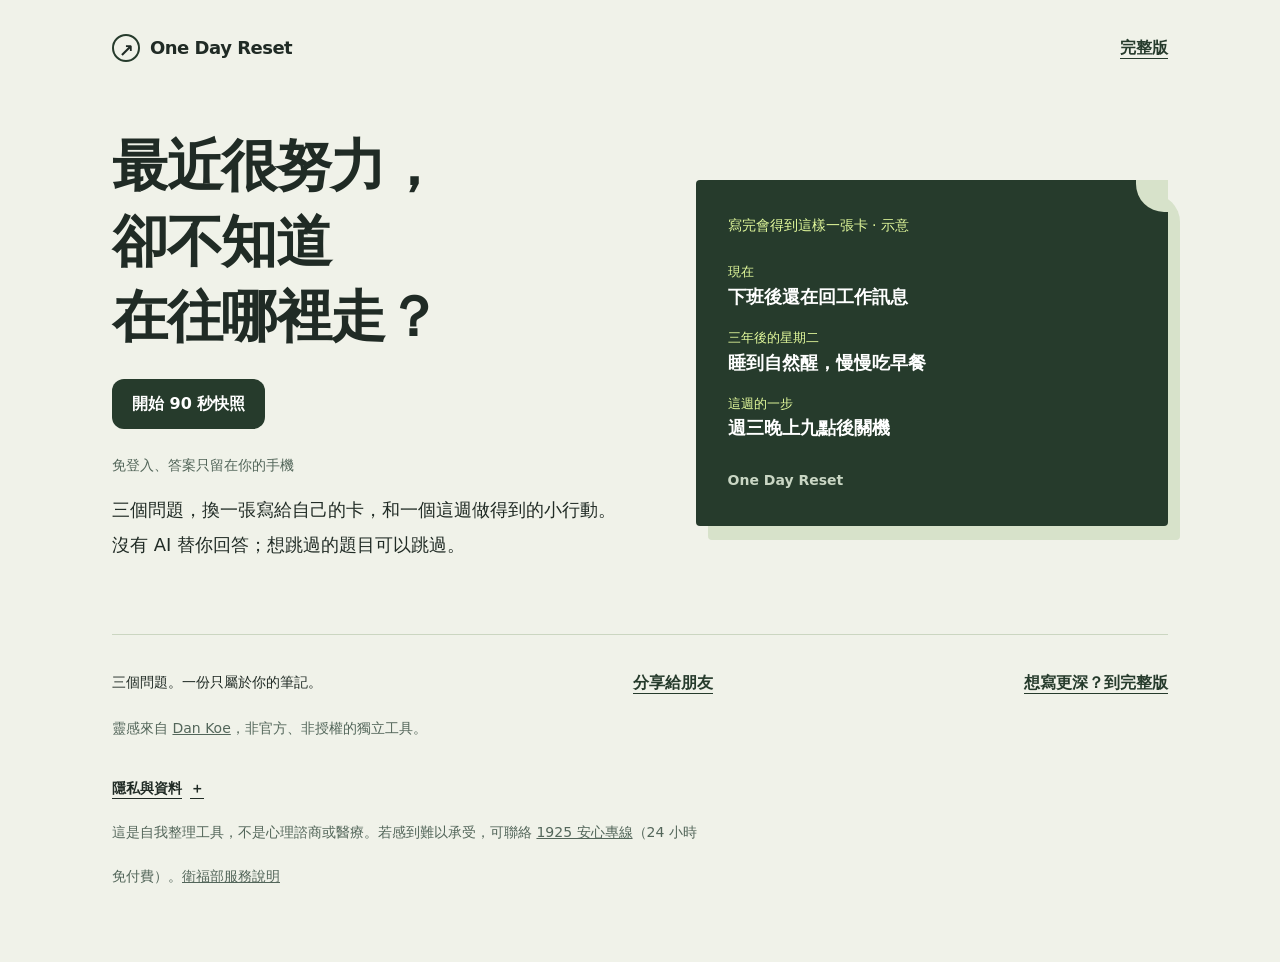
<file: index.html>
<!doctype html>
<html lang="zh-Hant-TW">
<head>
  <meta charset="utf-8" />
  <meta name="viewport" content="width=device-width, initial-scale=1" />
  <meta name="color-scheme" content="light" />
  <meta name="theme-color" content="#f0f2e9" />
  <title>One Day Reset｜90 秒，找回下一步</title>
  <meta name="description" content="最近很努力，卻不知道在往哪裡走？用三個問題，寫下現況、想靠近的生活與這週的小行動。免費、免登入，回答留在你的裝置。" />
  <meta property="og:type" content="website" />
  <meta property="og:locale" content="zh_TW" />
  <meta property="og:title" content="最近很努力，卻不知道在往哪裡走？" />
  <meta property="og:description" content="90 秒人生快照。三個問題，給自己一個重新開始的地方。免費、免登入。" />
  <meta property="og:image" content="https://baabaa-works.github.io/one-day-reset/assets/social-preview.png" />
  <meta property="og:image:width" content="1200" />
  <meta property="og:image:height" content="630" />
  <meta property="og:image:alt" content="One Day Reset：最近很努力，卻不知道在往哪裡走？90 秒人生快照。" />
  <meta name="twitter:card" content="summary_large_image" />
  <link rel="stylesheet" href="assets/growth.css" />
  <link rel="icon" type="image/svg+xml" href="assets/icon.svg" />
  <style>
    :root {
      --ink:#202b25; --ink2:#3c4c42; --muted:#7b8980; --cream:#f0f2e9; --paper:#fffefa;
      --lime:#e3fa9c; --orange:#f08b62; --sky:#dfece9; --line:#e5e8dc;
      --shadow:0 22px 60px rgba(26,42,31,.09); --round:22px;
      --font:system-ui,-apple-system,"Segoe UI","Noto Sans TC","Microsoft JhengHei",sans-serif;
    }
    *{box-sizing:border-box}
    html{scroll-behavior:smooth}
    body{margin:0;background:var(--cream);color:var(--ink);font-family:var(--font);line-height:1.65;-webkit-font-smoothing:antialiased}
    button,input,textarea{font:inherit}
    button{cursor:pointer}
    button:disabled{opacity:.46;cursor:not-allowed}
    button:focus-visible,input:focus-visible,textarea:focus-visible,a:focus-visible{outline:3px solid #e39e64;outline-offset:3px}
    a{color:inherit}
    .app{min-height:100vh;display:grid;grid-template-columns:264px minmax(0,1fr)}
    .sidebar{background:#263b2c;color:#e9f3e9;position:sticky;top:0;height:100vh;padding:33px 22px 24px;display:flex;flex-direction:column;z-index:3}
    .brand{display:flex;align-items:center;gap:10px;font-weight:750;font-size:18px;letter-spacing:-.5px;line-height:1.2;text-decoration:none;min-height:44px}
    .brand-mark{height:28px;width:28px;border-radius:50%;border:2px solid currentColor;display:grid;place-items:center;font-size:16px;font-weight:750;flex:none}
    .sidebar-desc{color:#91ad99;font-size:12px;letter-spacing:.03em;margin:4px 0 30px 38px}
    .side-label{font-size:10px;font-weight:800;letter-spacing:.2em;color:#89a594;margin:0 10px 14px}
    .nav{display:grid;gap:8px}
    .nav-button{border:1px solid transparent;background:transparent;color:#9db4a6;padding:13px 13px;text-align:left;display:flex;align-items:center;gap:13px;border-radius:13px;transition:background .16s,color .16s;width:100%}
    .nav-button:hover{background:#293b30;color:#fff}
    .nav-button.active{background:#f0f2e9;color:#263b2c;font-weight:800}
    .nav-index{min-width:31px;height:31px;border:1px solid currentColor;border-radius:10px;display:grid;place-items:center;font-size:11px;font-weight:800;opacity:.85}
    .nav-button.active .nav-index{border-color:#7c9967}
    .nav-text{display:flex;flex-direction:column;gap:1px}
    .nav-text small{font-size:11px;font-weight:400;opacity:.7}
    .side-bottom{margin-top:auto}
    .side-progress{padding:18px 16px;background:#2c4033;border:1px solid #415848;border-radius:17px;margin-bottom:18px}
    .side-progress strong{font-size:30px;line-height:1;font-weight:780;letter-spacing:-.05em;color:var(--lime)}
    .side-progress span{font-size:12px;color:#bacbbf}
    .progress-line{height:7px;background:#465b4b;border-radius:100px;overflow:hidden;margin:15px 0 8px}
    .progress-fill{height:100%;width:0;background:var(--lime);border-radius:100px;transition:width .25s ease}
    .side-progress small{font-size:11px;color:#bbcfbf}
    .side-source{font-size:11px;line-height:1.65;color:#89a594;padding:0 8px}
    .side-source a{text-decoration:underline;text-underline-offset:3px}
    .main{padding:29px clamp(20px,4.7vw,78px) 90px;min-width:0}
    .main-inner{max-width:1120px;margin:auto}
    .topbar{display:flex;justify-content:space-between;align-items:center;gap:16px;margin-bottom:43px}
    .top-left{display:flex;align-items:center;gap:10px;color:#526354;font-weight:750;font-size:14px;letter-spacing:.12em}
    .top-orbit{width:10px;height:10px;background:#8ab9a2;box-shadow:0 0 0 5px #e7efdf;border-radius:50%}
    .save-pill{border:1px solid #dfe5d9;padding:8px 12px;border-radius:100px;background:#fffefa;color:#687e6f;font-size:12px;font-weight:650;display:flex;align-items:center;gap:8px}
    .save-pill:before{content:"";width:6px;height:6px;background:#65aa7c;border-radius:50%}
    .eyebrow{font-size:11px;letter-spacing:.22em;font-weight:850;color:#6d8d76;text-transform:uppercase;margin:0 0 16px}
    h1{font-weight:800;font-size:clamp(32px,4.4vw,56px);line-height:1.3;letter-spacing:-1.5px;margin:0 0 22px}
    h2{font-weight:820;font-size:clamp(23px,3vw,34px);line-height:1.3;letter-spacing:-.045em;margin:0 0 13px}
    h3{font-size:20px;letter-spacing:-.025em;line-height:1.4;margin:0 0 12px}
    p{margin:0 0 15px}
    .lead{color:#5c6e61;font-size:15px;max-width:750px;line-height:1.9}
    .hero{display:grid;grid-template-columns:minmax(0,1.35fr) minmax(240px,.75fr);gap:20px;margin-bottom:28px}
    .hero-main{background:#fffefa;border:1px solid #e3e9dc;border-radius:26px;padding:clamp(25px,3.6vw,46px);min-height:378px;display:flex;flex-direction:column;align-items:flex-start;position:relative;overflow:hidden}
    .hero-main:after{content:"✳";font-size:260px;position:absolute;right:-40px;bottom:-132px;color:#e2ead8;transform:rotate(-18deg);pointer-events:none}
    .hero-main h1{position:relative;z-index:1;color:#1b3020;max-width:640px}
    .hero-main p{max-width:530px;color:#466047;position:relative;z-index:1}
    .hero-aside{background:#263b2c;color:#e7f3d6;border-radius:26px;padding:28px;display:flex;flex-direction:column;justify-content:space-between;min-height:300px;position:relative;overflow:hidden}
    .hero-aside:after{content:"○";font-size:250px;color:#34583a;position:absolute;right:-48px;bottom:-145px;line-height:1}
    .hero-aside p{color:#bdd0b9;font-size:13px;position:relative;z-index:1}
    .hero-aside big{font-size:clamp(76px,10vw,116px);line-height:1;letter-spacing:-.09em;font-weight:800;position:relative;z-index:1}
    .hero-aside .caption{font-size:11px;color:#bbd0bd;letter-spacing:.12em;font-weight:750;position:relative;z-index:1}
    .btn{border:0;border-radius:12px;padding:12px 19px;font-weight:800;display:inline-flex;align-items:center;justify-content:center;gap:9px;transition:transform .15s ease,background .15s ease;text-decoration:none;white-space:nowrap}
    .btn:hover:not(:disabled){transform:translateY(-1px)}
    .btn-dark{background:#263b2c;color:#f9ffe9}
    .btn-dark:hover{background:#3e5a42}
    .btn-lime{background:var(--lime);color:#1d3525}
    .btn-outline{border:1px solid #d6dfd4;background:#fffefa;color:#344839}
    .btn-outline:hover{background:#f5f8ee}
    .btn-quiet{background:transparent;color:#516657;padding:10px 12px}
    .btn-danger{background:#fbece5;color:#95492f;border:1px solid #e8c9bd}
    .btn-sm{padding:9px 12px;font-size:12px;border-radius:10px}
    .hero-main .btn{margin-top:auto;z-index:1}
    .section-label{font-size:12px;letter-spacing:.1em;font-weight:850;color:#6c836e;margin:37px 0 15px}
    .overview-grid{display:grid;grid-template-columns:repeat(3,minmax(0,1fr));gap:16px}
    .overview-card{background:#fffefa;border:1px solid #e3e9dc;border-radius:18px;padding:23px;display:flex;flex-direction:column;min-height:216px}
    .overview-card .num{font-size:12px;font-weight:850;color:#7c9282;margin-bottom:23px}
    .overview-card h3{margin-bottom:7px}
    .overview-card p{font-size:12px;color:#708276;flex:1;line-height:1.75}
    .overview-card .foot{display:flex;align-items:center;justify-content:space-between;font-size:12px;font-weight:800;color:#4c6656;margin-top:13px}
    .info-strip{background:#fdf9ee;border:1px solid #ede4c7;color:#706448;padding:18px 21px;border-radius:15px;font-size:13px;line-height:1.8;margin-top:23px}
    .page-heading{display:flex;justify-content:space-between;align-items:flex-end;gap:22px;margin-bottom:28px}
    .page-heading .lead{margin:0}
    .counter{min-width:136px;padding:12px 19px;border:1px solid #dbe2d8;background:#fffefa;border-radius:13px;text-align:center}
    .counter strong{font-size:24px;letter-spacing:-.045em;line-height:1.2;display:block}
    .counter span{font-size:11px;color:#78907b;font-weight:700}
    .workspace{display:grid;grid-template-columns:minmax(0,1fr) 250px;gap:19px;align-items:start}
    .question-card{background:var(--paper);border:1px solid #e4e9df;border-radius:23px;box-shadow:var(--shadow);padding:clamp(22px,4vw,43px);min-height:492px;display:flex;flex-direction:column}
    .question-meta{display:flex;align-items:center;gap:8px;flex-wrap:wrap;margin-bottom:25px}
    .tag{padding:5px 10px;border-radius:100px;background:#e6eedf;color:#58705c;font-size:11px;font-weight:800}
    .tag-warm{background:#fae8d9;color:#9c653e}
    .qid{font-size:11px;font-weight:800;letter-spacing:.1em;color:#9aaca0;margin-left:auto}
    .question-card h2{font-size:clamp(25px,3.6vw,38px);max-width:700px;margin-bottom:14px}
    .prompt{font-size:15px;color:#4b5e50;line-height:1.9;margin-bottom:12px}
    .think{border-left:3px solid #c5dbae;background:#f3f8ee;color:#66796a;padding:13px 16px;margin:12px 0 25px;border-radius:0 10px 10px 0;font-size:12px;line-height:1.8}
    .input-label{display:flex;justify-content:space-between;align-items:center;gap:8px;font-size:11px;letter-spacing:.11em;font-weight:850;color:#6b806e;margin-bottom:8px}
    textarea,input[type="text"],input[type="date"],input[type="time"]{border:1px solid #dce4da;background:#fbfcf8;border-radius:12px;color:#2a3b2f}
    textarea{width:100%;resize:vertical;padding:15px 17px;min-height:150px;line-height:1.85;font-size:14px;outline:none}
    textarea:focus,input:focus{border-color:#89b488;background:#fff}
    textarea::placeholder,input::placeholder{color:#9daf9f}
    .question-footer{border-top:1px solid #edf0e9;padding-top:19px;margin-top:auto;display:flex;justify-content:space-between;align-items:center;gap:12px;flex-wrap:wrap}
    .question-tools{display:flex;gap:9px}
    .helper-text{font-size:11px;color:#85978b}
    .question-index{background:#fffefa;border:1px solid #e3e8dd;border-radius:20px;padding:21px}
    .question-index p{color:#718678;font-size:12px;margin:0 0 16px}
    .index-grid{display:grid;grid-template-columns:repeat(4,1fr);gap:8px}
    .index-btn{height:40px;border:1px solid #e1e8dc;background:#f6f8f2;border-radius:10px;color:#789081;font-size:12px;font-weight:800}
    .index-btn:hover{background:#eef6dd}
    .index-btn.active{background:#223b2b;color:#e8f8cc;border-color:#223b2b}
    .index-btn.done{background:#e0f4d4;color:#4a744e;border-color:#b7ddb4}
    .index-btn.active.done{background:#223b2b;color:#e8f8cc}
    .aside-note{font-size:11px;color:#90a093;margin-top:18px;line-height:1.8}
    .page-mini{font-size:11px;font-weight:800;letter-spacing:.1em;color:#8b9c8f;margin:0 0 7px}
    .time-grid{display:grid;grid-template-columns:repeat(2,minmax(0,1fr));gap:16px}
    .time-card{border:1px solid #e2e8dc;border-radius:19px;background:#fffefa;padding:23px;display:flex;flex-direction:column;gap:13px;transition:border .15s ease}
    .time-card.done{border-color:#9ccea1;background:#fbfdf7}
    .time-card-top{display:flex;justify-content:space-between;align-items:center;gap:12px}
    .time-input{padding:7px 10px;font-size:12px;font-weight:750;width:110px}
    .time-card h3{font-size:17px;margin:0}
    .time-card p{font-size:12px;color:#7b8c7e;margin:0}
    .time-card textarea{min-height:84px;font-size:13px}
    .checkbox-line{display:inline-flex;align-items:center;gap:10px;font-size:12px;font-weight:780;color:#49654f;cursor:pointer}
    input[type="checkbox"]{accent-color:#638e64;width:17px;height:17px;cursor:pointer;flex:none}
    .schedule-toolbar{display:flex;align-items:center;gap:13px;flex-wrap:wrap;background:#e6f0d5;border:1px solid #d0dec1;padding:17px 20px;border-radius:14px;margin:0 0 22px}
    .schedule-toolbar span{font-weight:800;font-size:12px;color:#58715b}
    .schedule-toolbar input{padding:8px 11px;font-size:13px}
    .schedule-toolbar .btn{margin-left:auto}
    .expand-box{margin-top:22px;border:1px solid #dfe7dd;background:#fffefa;border-radius:16px;padding:17px 22px}
    .expand-box summary{font-weight:800;cursor:pointer}
    .bonus-grid{display:grid;gap:16px;margin-top:19px}
    .bonus-item label{display:block;font-size:13px;font-weight:750;margin-bottom:7px}
    .bonus-item textarea{min-height:90px}
    .quest-editor{display:grid;gap:13px;margin:5px 0 25px}
    .quest-edit-row{display:grid;grid-template-columns:42px minmax(0,1fr) 115px;gap:11px;align-items:center}
    .quest-edit-row b{display:grid;place-items:center;background:#eaf1df;border-radius:10px;height:42px;font-size:12px;color:#69816b}
    .quest-edit-row input{width:100%;min-width:0;padding:12px 11px;height:44px;font-size:13px}
    .quest-footnote{color:#849487;font-size:12px;margin:0 0 22px}
    .plan-heading{display:flex;justify-content:space-between;align-items:center;gap:12px;margin-bottom:18px}
    .plan-grid{display:grid;grid-template-columns:repeat(2,minmax(0,1fr));gap:16px}
    .plan-card{background:#fffefa;border:1px solid #e3e9df;border-radius:19px;padding:24px;min-height:176px;position:relative;overflow:hidden}
    .plan-card:nth-child(1){background:#fff2ea;border-color:#f1dccb}
    .plan-card:nth-child(2){background:#e4efd9;border-color:#d2e4cb}
    .plan-card .plan-sub{font-size:11px;font-weight:850;letter-spacing:.13em;color:#728273;margin-bottom:14px}
    .plan-card .plan-value{font-size:17px;line-height:1.75;font-weight:650;white-space:pre-wrap;overflow-wrap:anywhere}
    .plan-card .missing{font-size:13px;color:#98a59a;font-weight:500}
    .plan-card a{font-size:11px;color:#69866b;margin-top:16px;display:inline-block;text-decoration:underline;cursor:pointer}
    .constraint-card{grid-column:span 2;background:#fffefa;padding:25px;border:1px solid #e4e9df;border-radius:19px}
    .constraint-card textarea{min-height:96px}
    .tomorrow-card{margin-top:20px;background:#24392d;color:#eff8e7;padding:29px;border-radius:23px}
    .tomorrow-card h2{color:#f1fbdf}
    .tomorrow-card p{color:#aac5ac;font-size:13px}
    .tomorrow-quests{display:grid;gap:9px;margin-top:20px}
    .tomorrow-quest{display:flex;align-items:center;gap:12px;background:#334b3a;border:1px solid #476148;padding:14px 16px;border-radius:12px;cursor:pointer}
    .tomorrow-quest:has(input:checked){opacity:.6}
    .tomorrow-quest strong{font-size:12px;color:#e1fbb0;min-width:45px}
    .tomorrow-quest span{font-size:14px;flex:1;overflow-wrap:anywhere}
    .tomorrow-quest input{accent-color:#c2e59d}
    .tomorrow-empty{color:#bbd0bc;border:1px dashed #59715d;border-radius:10px;padding:16px;font-size:13px}
    .report-tools{margin-top:27px;display:flex;gap:10px;align-items:center;flex-wrap:wrap}
    .report-tools .danger-last{margin-left:auto}
    .footer-msg{font-size:12px;color:#8c9b8d;margin-top:18px;line-height:1.85}
    .identity-strip{display:grid;grid-template-columns:repeat(2,minmax(0,1fr));gap:15px;margin-bottom:20px}
    .identity-item{padding:18px;border-radius:14px;border:1px solid #e1e7d9;background:#fdfef9}
    .identity-item small{color:#748776;letter-spacing:.1em;font-size:11px;font-weight:850}
    .identity-item p{font-size:14px;margin:8px 0 0;white-space:pre-wrap;overflow-wrap:anywhere}
    .meter{display:flex;gap:7px;margin-bottom:27px}
    .meter span{height:5px;flex:1;border-radius:20px;background:#e0e7dc}
    .meter span.active{background:#88b47e}
    #printSheet{display:none}
    .sr-only{position:absolute;width:1px;height:1px;padding:0;margin:-1px;overflow:hidden;clip:rect(0,0,0,0);white-space:nowrap;border:0}
    @media(max-width:1080px){.app{grid-template-columns:215px minmax(0,1fr)}.sidebar{padding-inline:14px}.main{padding-inline:27px}.workspace{grid-template-columns:minmax(0,1fr) 192px}.index-grid{grid-template-columns:repeat(3,1fr)}.hero{grid-template-columns:1.45fr .75fr}}
    @media(max-width:770px){.app{display:block}.sidebar{height:auto;position:relative;padding:12px 16px 8px;background:#f0f2e9;color:#263b2c;border-bottom:1px solid #cbd6c1}.brand{font-size:16px}.nav-button{color:#53665a}.nav-button:hover{background:#e2ead8;color:#263b2c}.nav-button.active{background:#263b2c;color:#fff}.sidebar-desc,.side-label,.side-bottom{display:none}.nav{display:flex;overflow-x:auto;gap:5px;margin-top:12px;padding-bottom:4px;scrollbar-width:none}.nav::-webkit-scrollbar{display:none}.nav-button{min-width:max-content;padding:7px 12px;gap:7px}.nav-index{min-width:23px;height:23px;font-size:10px;border-radius:7px}.nav-text{font-size:12px}.nav-text small{display:none}.main{padding:22px 18px 65px}.topbar{margin-bottom:25px}.hero{grid-template-columns:1fr}.hero-main{min-height:340px}.hero-aside{min-height:165px}.hero-aside big{font-size:68px}.overview-grid{grid-template-columns:1fr}.overview-card{min-height:155px}.overview-card .num{margin-bottom:8px}.workspace{grid-template-columns:1fr}.question-index{order:-1}.index-grid{grid-template-columns:repeat(7,1fr)}.question-index .aside-note{display:none}.question-index p{margin-bottom:8px}.time-grid,.plan-grid,.identity-strip{grid-template-columns:1fr}.constraint-card{grid-column:auto}.question-card{min-height:470px}.page-heading{align-items:flex-start}.page-heading .counter{min-width:90px;padding:11px}.report-tools .danger-last{margin-left:0}.schedule-toolbar .btn{margin-left:0}.quest-edit-row{grid-template-columns:32px minmax(0,1fr) 90px;gap:8px}.quest-edit-row b{height:40px}.top-left{font-size:10px}.save-pill{font-size:10px}}
    @media(max-width:390px){.index-grid{grid-template-columns:repeat(5,1fr)}.page-heading{flex-direction:column}.question-tools{width:100%;justify-content:space-between}.question-footer{align-items:flex-start}.question-card{padding:21px}.hero-main{padding:23px}.hero-main h1{font-size:32px}}
    @media(prefers-reduced-motion:reduce){html{scroll-behavior:auto}*,*:before,*:after{transition:none!important;animation:none!important}}
    @media print{
      @page{size:A4;margin:18mm}
      body{background:white;color:#111;font:12pt/1.6 serif}
      #app{display:none!important}
      #printSheet{display:block!important}
      #printSheet h1{font-size:23pt;letter-spacing:0;margin-bottom:8pt}
      #printSheet h2{font-size:15pt;margin:20pt 0 8pt;border-bottom:1px solid #bbb;page-break-after:avoid}
      #printSheet h3{font-size:11pt;margin:12pt 0 5pt;page-break-after:avoid}
      #printSheet p{font-size:10pt;white-space:pre-wrap;overflow-wrap:anywhere;margin:0 0 8pt}
      #printSheet .print-meta{font-size:9pt;color:#777}
      #printSheet .print-item{break-inside:avoid;margin-bottom:9pt}
    }
  </style>
</head>
<body>
<section id="growth" aria-label="人生快照" hidden></section>
<div class="app" id="app">
  <aside class="sidebar" aria-label="主要導覽">
    <div>
      <a class="brand" href="#overview" data-view="overview"><span class="brand-mark" aria-hidden="true">↗</span><span>One Day Reset</span></a>
      <div class="sidebar-desc">完整版 · 一天練習</div>
      <p class="side-label">你的整理路徑</p>
      <nav class="nav" id="nav"></nav>
    </div>
    <div class="side-bottom">
      <div class="side-progress" aria-live="polite">
        <div><strong id="sidePercent">0%</strong> <span>已留下筆記</span></div>
        <div class="progress-line" aria-hidden="true"><div id="sideProgressFill" class="progress-fill"></div></div>
        <small id="sideProgressLabel">0 / 28 個核心節點</small>
      </div>
      <div class="side-source">靈感來自 Dan Koe，非官方、非授權的獨立工具。<br/><a href="https://letters.thedankoe.com/p/how-to-fix-your-entire-life-in-1" target="_blank" rel="noopener noreferrer">閱讀作者完整原文 ↗</a></div>
    </div>
  </aside>
  <main class="main" id="main" tabindex="-1">
    <div class="main-inner">
      <div class="topbar"><div class="top-left"><span class="top-orbit"></span> 完整版 <span id="topStage"></span></div><div class="save-pill" id="saveStatus">僅儲存在這台裝置</div></div>
      <div id="content" aria-live="polite"></div>
    </div>
  </main>
</div>
<input id="importFile" class="sr-only" type="file" accept="application/json,.json" aria-label="匯入先前備份的 JSON 檔案" />
<article id="printSheet" aria-label="列印摘要"></article>
<script>
(() => {
'use strict';
const KEY = 'one-day-reset-tw-v1';
const ORIGINAL_URL = 'https://letters.thedankoe.com/p/how-to-fix-your-entire-life-in-1';
const morning = [
  {id:'m1',n:1,group:'看清現況',title:'那些被你習慣的微小不滿',question:"生活裡哪個反覆出現的情境，讓你默默花掉很多力氣？",hint:'從生活、工作、健康、人際關係挑一個最真實的切入點。先描述現象，不急著解決。',placeholder:'我一直以來都在忍受……'},
  {id:'m2',n:2,group:'看清現況',title:'你重複抱怨的三件事',question:"挑幾件常被你提起、但日常安排還沒有跟著調整的事。最近一次發生了什麼？",hint:'寫下具體事件或情境，避免只寫「很累」「沒時間」等空泛詞彙。',placeholder:'① ……\n② ……\n③ ……'},
  {id:'m3',n:3,group:'看清現況',title:'行動比說法更誠實',question:"回看最近一週的時間分配：哪件事得到最多空間？這和你在乎的事相合嗎？",hint:'比較「我聲稱想要的」和「我實際花時間做的」。這是一個假設，不必當作對自己的判決。',placeholder:'我說我重視……，但實際行為像是在追求……'},
  {id:'m4',n:4,group:'看清現況',title:'你不太願意承認的現實',question:"如果這份筆記只需要對自己誠實，你想先記下哪個目前的事實？",hint:'可以只描述你自己知道的部分。這份筆記完全不需給任何人看。',placeholder:'如果不再修飾，我會承認……'},
  {id:'m5',n:5,group:'建立反願景',title:'五年後：沒有改變的週二',question:"把現在的日常一直往前延伸。哪些畫面讓你想為自己留一條不同的路？",hint:'描寫早上醒來、身體感受、身邊的人、白天做的事，以及晚上睡前的心情。不要只寫抽象結果。',placeholder:'早上醒來，我在……\n白天我……\n晚上我感覺……'},
  {id:'m6',n:6,group:'建立反願景',title:'十年後：那些關閉的選項',question:"日常安排如果一直不變，有哪些你在意的選擇可能慢慢被擠掉？",hint:'寫具體損失，而不是誇張的恐嚇情節。',placeholder:'十年後，我最可能錯過的是……'},
  {id:'m7',n:7,group:'建立反願景',title:'回望一生，最可惜的空白',question:"想想還沒有試過、卻一直放在心上的事。你願意替其中哪一件留個位置？",hint:'不必否定安穩生活，只需要辨認你自己真的在乎的未竟之事。',placeholder:'我一直沒有讓自己去……'},
  {id:'m8',n:8,group:'建立反願景',title:'在現實中看見那條軌跡',question:"你觀察過哪些生活安排的長期影響？其中有什麼值得提醒自己？",hint:'可以是認識的人，也可以寫一個觀察到的生活樣貌；不需要評斷對方。',placeholder:'我想到的是……，這讓我感覺……'},
  {id:'m9',n:9,group:'建立反願景',title:'你得放下哪個自我標籤',question:"你常用哪句話解釋「自己做不到」？這句自我描述還適合現在的你嗎？",hint:'例如「我向來不擅長……」。試著探索這個標籤帶給你的便利與限制。',placeholder:'我常對自己說「我是……的人」；放下它代表……'},
  {id:'m10',n:10,group:'建立反願景',title:'不那麼好聽的拖延理由',question:"要開始調整，你目前缺的是休息、資源、支持，還是另一種安排？先寫下你知道的阻礙。",hint:'不用羞辱自己。害怕、疲倦、資源不足也可能真實存在；盡量把推測與事實分開。',placeholder:'我猜自己可能在害怕……，也有現實限制……'},
  {id:'m11',n:11,group:'建立反願景',title:'迴避行為在保護什麼',question:"一個熟悉的做法，常會帶來短暫安心。你的哪個做法如此？你想調整哪個取捨？",hint:'例如保護自己不受批評、避免被拒絕或保住熟悉感；不一定只有心理因素。',placeholder:'這個模式可能在保護……，但它也讓我失去……'},
  {id:'m13',n:13,group:'描繪願景',title:'三年後：你想過的普通週二',question:"把三年後一個平日的場景留下來：周圍是什麼、你正在做什麼、心裡感覺如何？",hint:'和第 5 題一樣具體：醒來在哪裡、跟誰相處、如何安排工作、身體狀態與晚上的心情。',placeholder:'三年後的早晨……\n白天……\n晚上……'},
  {id:'m14',n:14,group:'描繪願景',title:'替未來的自己定義一個身份',question:"在那個日常裡，你會反覆做出什麼選擇？把它放進「我是會＿＿的人」。",hint:'用「我是會……的人」造句，盡量指向可觀察的行動，而非空泛形容詞。',placeholder:'我是會……的人。'},
  {id:'m15',n:15,group:'描繪願景',title:'這一週，先做哪一步',question:"這一週，哪件小事值得你在行事曆裡留出一小段時間？",hint:'小到一週之內真的能完成，不需要是一個驚天動地的決定。',placeholder:'本週我願意完成……'}
];
const checkpoints = [
  {id:'d1',time:'10:17',title:'停下手邊的慣性',question:"此刻的注意力落在哪裡？有沒有一件事值得我轉過頭看一眼？"},
  {id:'d2',time:'12:43',title:'回顧過去兩小時',question:"回看剛才的一段時間，我把空間留給了哪些事情？"},
  {id:'d3',time:'14:26',title:'校準你的方向',question:"剛做的小選擇若慢慢累積，我希望它帶我走向哪裡？"},
  {id:'d4',time:'16:11',title:'找出被忽視的大事',question:"今天有哪件在意的事，還可以替它騰出一點空間？"},
  {id:'d5',time:'18:38',title:'分辨想要與保護',question:"我正在維持哪個熟悉的安排？它現在還照顧得到我的需要嗎？"},
  {id:'d6',time:'20:53',title:'找回有感覺的時刻',question:"今天精神在哪些情境升起或落下？我想記住哪個線索？"}
];
const bonus = [
  {id:'b1',title:'如果不需要維持別人眼中的那個我，生活會如何不同？'},
  {id:'b2',title:'哪些地方，我正拿活力與可能性換取安全感？'},
  {id:'b3',title:'明天最小、最可行的改變版本是什麼？'}
];
const evening = [
  {id:'e16',n:16,group:'找出核心阻力',title:'今天最深的發現',question:"把今天的筆記放在一起：你對卡住的情境，多看見了哪個線索？",hint:'列出一個最有根據的發現；如果還不確定，也可以記下待驗證的猜想。',placeholder:'我原本以為……，現在我發現可能是……'},
  {id:'e17',n:17,group:'找出核心阻力',title:'幫內在阻力取名字',question:"選一個可以調整的習慣或想法，用自己的詞替它做個記號。",hint:'不要把問題全部歸因於他人，但也不必否認真實存在的外在限制。',placeholder:'我需要辨認的模式是……'},
  {id:'e18',n:18,group:'萃取方向',title:'一句話：我的反願景',question:"留下一句方向提醒：有哪些日常畫面，我不想再一直重複？",hint:'它是方向提示，不是用來責罵自己。',placeholder:'我不願再讓人生變成……'},
  {id:'e19',n:19,group:'萃取方向',title:'一句話：我的願景',question:"留下一句方向提醒：什麼樣的日常，值得我慢慢靠近？",hint:'先有可行的初版就好，日後可以隨經驗修改。',placeholder:'我要建立一種能夠……的生活。'},
  {id:'e20',n:20,group:'縮小到行動',title:'一年後，什麼證明你變了',question:"過一年回頭看時，你希望看見哪個具體變化？",hint:'只選一個核心指標，不要同時列下十個互相競爭的目標。',placeholder:'一年後，我希望已經……'},
  {id:'e21',n:21,group:'縮小到行動',title:'接下來一個月的里程碑',question:"接下來四週，你想完成哪個小成果，好讓那個變化開始有形狀？",hint:'最好是一個可驗收的專案、能力或成果，而不是「更努力」。',placeholder:'未來 30 天，我會完成……'},
  {id:'e22',n:22,group:'縮小到行動',title:'明天的 2–3 個行動任務',question:"明天有哪些小時段，適合放入一兩件朝向新方向的事？",hint:'避免寫成「改掉拖延」，試著寫「09:00–09:30 完成第一版草稿」之類可開始的動作。',placeholder:''}
];
const navItems = [
  {id:'overview',n:'◎',title:'旅程總覽',small:'開始這一天'},
  {id:'morning',n:'01',title:'早晨：自我盤點',small:'反願景與願景'},
  {id:'day',n:'02',title:'白天：中斷慣性',small:'六個自我檢查'},
  {id:'evening',n:'03',title:'夜晚：整理方向',small:'把洞察變成行動'},
  {id:'plan',n:'04',title:'人生任務面板',small:'任務與備份'}
];
const el = id=>document.getElementById(id);
const today = ()=>{const d=new Date();return [d.getFullYear(),String(d.getMonth()+1).padStart(2,'0'),String(d.getDate()).padStart(2,'0')].join('-')};
const defaults = ()=>({date:today(),view:'overview',mi:0,ei:0,morning:{},evening:{},dayNotes:{},dayDone:{},times:{},bonus:{},constraints:'',quests:[{text:'',time:'09:00',done:false},{text:'',time:'14:00',done:false},{text:'',time:'19:00',done:false}]});
const cleanText = v=>typeof v==='string'?v.slice(0,15000):'';
function normalize(x){
  const d=defaults(); if(!x||typeof x!=='object')return d;
  if(typeof x.date==='string'&&/^\d{4}-\d\d-\d\d$/.test(x.date))d.date=x.date;
  if(navItems.some(v=>v.id===x.view))d.view=x.view;
  d.mi=Number.isInteger(x.mi)?Math.min(morning.length-1,Math.max(0,x.mi)):0;
  d.ei=Number.isInteger(x.ei)?Math.min(evening.length-1,Math.max(0,x.ei)):0;
  for(const k of ['morning','evening','dayNotes','bonus']){
    if(x[k]&&typeof x[k]==='object'){ for(const [a,b] of Object.entries(x[k]))if(/^[a-z]\d+$/.test(a))d[k][a]=cleanText(b); }
  }
  if(x.dayDone&&typeof x.dayDone==='object'){for(const o of checkpoints)d.dayDone[o.id]=x.dayDone[o.id]===true;}
  if(x.times&&typeof x.times==='object'){for(const o of checkpoints)if(/^\d\d:\d\d$/.test(x.times[o.id]||''))d.times[o.id]=x.times[o.id];}
  d.constraints=cleanText(x.constraints);
  if(Array.isArray(x.quests))d.quests=d.quests.map((q,i)=>({text:cleanText(x.quests[i]?.text||''),time:/^\d\d:\d\d$/.test(x.quests[i]?.time||'')?x.quests[i].time:q.time,done:x.quests[i]?.done===true}));
  return d;
}
let state;
try{state=normalize(JSON.parse(localStorage.getItem(KEY)||'null'))}catch{state=defaults()}
let canStore=true;
function save(){try{localStorage.setItem(KEY,JSON.stringify(state));canStore=true}catch{canStore=false}updateProgress();}
function esc(s){return String(s??'').replace(/[&<>"']/g,c=>({'&':'&amp;','<':'&lt;','>':'&gt;','"':'&quot;',"'":'&#39;'}[c]))}
function isFilled(v){return typeof v==='string'&&v.trim().length>0}
function stats(){
  const m=morning.filter(q=>isFilled(state.morning[q.id])).length;
  const d=checkpoints.filter(q=>state.dayDone[q.id]===true).length;
  const e=evening.slice(0,-1).filter(q=>isFilled(state.evening[q.id])).length;
  const quests=state.quests.filter(q=>isFilled(q.text)).length;
  const action=quests>=2?1:0;
  const c=isFilled(state.constraints)?1:0;
  return {m,d,e,action,c,total:m+d+e+action+c,max:28,percent:Math.round((m+d+e+action+c)/28*100),quests};
}
function updateProgress(){
  const s=stats();
  el('sidePercent').textContent=s.percent+'%';el('sideProgressFill').style.width=s.percent+'%';
  el('sideProgressLabel').textContent=s.total+' / '+s.max+' 個核心節點';
  el('saveStatus').textContent=canStore?'已在本機自動儲存':'此瀏覽器無法儲存，請匯出備份';
  renderNav();
  const counter=el('currentCounter'); if(counter){const cur=state.view==='morning'?s.m:state.view==='day'?s.d:state.view==='evening'?s.e+s.action:s.total;const max=state.view==='morning'?14:state.view==='day'?6:state.view==='evening'?7:28;counter.querySelector('strong').textContent=cur+' / '+max;}
  const idx=el('questionIndex');if(idx&&['morning','evening'].includes(state.view)){const qset=state.view==='morning'?morning:evening;const buttons=idx.querySelectorAll('[data-question-number]');if(buttons.length===qset.length){buttons.forEach(btn=>{const i=Number(btn.dataset.questionNumber),q=qset[i];if(!q)return;const filled=q.id==='e22'?stats().quests>=2:isFilled((state.view==='morning'?state.morning:state.evening)[q.id]);btn.classList.toggle('done',filled)})}}
}
function renderNav(){const s=stats();const badge={morning:`${s.m}/14`,day:`${s.d}/6`,evening:`${s.e+s.action}/7`,plan:`${s.percent}%`};el('nav').innerHTML=navItems.map(v=>`<button type="button" class="nav-button ${v.id===state.view?'active':''}" data-view="${v.id}" aria-current="${v.id===state.view?'page':'false'}"><span class="nav-index">${v.n}</span><span class="nav-text">${esc(v.title)}<small>${esc(badge[v.id]||v.small)}</small></span></button>`).join('')}
function headings(kind){const s=stats();if(kind==='morning')return `<header class="page-heading"><div><p class="eyebrow">早上 · 建議 15–30 分鐘起步</p><h1>先看清自己。<br/>再選擇方向。</h1><p class="lead">你將先寫下正在忍受的現況，描繪不願抵達的未來，最後勾勒真正想過的生活。不知道答案時可以先略過，稍後回來。</p></div><div class="counter" id="currentCounter"><strong>${s.m} / 14</strong><span>題已有回答</span></div></header>`;
if(kind==='day')return `<header class="page-heading"><div><p class="eyebrow">白天 · 六次，每次約 1–3 分鐘</p><h1>打斷自動駕駛，<br/>觀察真正的選擇。</h1><p class="lead">把提醒排進今天，並在提醒出現時停下來思考 1–3 分鐘。記錄文字可選；每做完一次，勾選「已完成這次觀察」。</p></div><div class="counter" id="currentCounter"><strong>${s.d} / 6</strong><span>次觀察完成</span></div></header>`;
return `<header class="page-heading"><div><p class="eyebrow">晚上 · 約 15–20 分鐘，整理方向</p><h1>帶著今天的發現，<br/>寫出明天的行動。</h1><p class="lead">不追求完美的人生宣言。先提煉方向，再從一年、一個月一路縮小到明天的 2–3 個具體動作。</p></div><div class="counter" id="currentCounter"><strong>${s.e+s.action} / 7</strong><span>題已有回答</span></div></header>`;
}
function overview(){const s=stats();return `<section class="hero"><div class="hero-main"><p class="eyebrow" style="color:#577b4a">完整版 · 分三段，可以分好幾天寫</p><h1>想寫更深的時候，<br/>一次一題就好。</h1><p>這裡把快照的三個問題展開：先看清現況，再看想去的地方，最後縮小到明天的一步。寫不下去就停，寫過的會留在這台裝置。它不是「一天治好人生」的保證。</p><button class="btn btn-dark" type="button" data-view="morning">${s.m?'繼續早晨的題目':'從第一題開始'} <span aria-hidden="true">↗</span></button></div><div class="hero-aside"><div><p class="caption">已留下的筆記</p><big>${s.percent}%</big></div><div style="position:relative;z-index:1"><p style="font-size:18px;color:#f3fbe8;font-weight:800">不需要一次寫完。</p><p>寫得真實，比快速通關更重要。每次輸入都會存於此瀏覽器。</p></div></div></section><div class="section-label">三個階段，可分開進行</div><div class="overview-grid"><article class="overview-card"><div class="num">早上 · 約 15–30 分鐘</div><h3>看清現況與未來</h3><p>14 個引導提問，建立反願景、理想願景與新的行動身份。</p><div class="foot"><span>${s.m} / 14 已回答</span><button class="btn btn-quiet btn-sm" data-view="morning">前往 →</button></div></article><article class="overview-card"><div class="num">白天 · 每次約 1–3 分鐘</div><h3>六次自我檢查</h3><p>用六個分散的可調整時段，觀察當下行為、迴避、取捨與注意力。</p><div class="foot"><span>${s.d} / 6 已完成</span><button class="btn btn-quiet btn-sm" data-view="day">前往 →</button></div></article><article class="overview-card"><div class="num">晚上 · 約 15–20 分鐘</div><h3>整合洞察與任務</h3><p>7 個收斂題目，建構一年、一個月與明天的可執行計畫。</p><div class="foot"><span>${s.e+s.action} / 7 已回答</span><button class="btn btn-quiet btn-sm" data-view="evening">前往 →</button></div></article></div><div class="info-strip"><strong>如何使用：</strong> 建議用整天分三段完成；你可以跳題、修改答案，也可直接先看任務面板。作者特別強調「問題要自己思考」，因此這個工具不會自動生成你的個人答案。部分題目可能讓人不舒服，可以暫停或略過；它不是心理治療或成功保證。</div><div class="report-tools"><button class="btn btn-outline btn-sm" data-view="plan">查看任務面板 →</button><button class="btn btn-outline btn-sm" data-action="export-json">匯出資料備份</button><a class="btn btn-quiet btn-sm" href="${ORIGINAL_URL}" target="_blank" rel="noopener noreferrer">作者原文 ↗</a></div>`}
function focused(kind){const questions=kind==='morning'?morning:evening;const i=kind==='morning'?state.mi:state.ei;const q=questions[i];const answers=kind==='morning'?state.morning:state.evening;const field=q.id==='e22'?`<div class="quest-editor">${state.quests.map((t,j)=>`<div class="quest-edit-row"><b>${j+1}</b><label class="sr-only" for="quest${j}">明天任務 ${j+1}</label><input id="quest${j}" type="text" data-quest="${j}" maxlength="400" value="${esc(t.text)}" placeholder="${j===2?'第三個任務（選填）':'要做的具體動作'}"/><label class="sr-only" for="questTime${j}">任務 ${j+1} 的開始時間</label><input id="questTime${j}" type="time" data-quest-time="${j}" value="${esc(t.time)}"/></div>`).join('')}</div><p class="quest-footnote">行動可自由略過。原有進度以兩個行動算一個節點；只寫一件也值得留下。</p>`:`<label class="input-label" for="focusedAnswer"><span>你的真實回答</span><span>可隨時修改，直接自動儲存</span></label><textarea id="focusedAnswer" data-answer="${q.id}" maxlength="15000" placeholder="${esc(q.placeholder)}">${esc(answers[q.id]||'')}</textarea>`;
return `${headings(kind)}<div class="meter" aria-hidden="true">${questions.map((_,j)=>`<span class="${j<=i?'active':''}"></span>`).join('')}</div><div class="workspace"><section class="question-card"><div class="question-meta"><span class="tag ${q.group==='建立反願景'?'tag-warm':''}">${esc(q.group)}</span><span class="qid">第 ${i+1} / ${questions.length} 題</span></div><h2>${esc(q.title)}</h2><p class="prompt">${esc(q.question)}</p><div class="think"><strong>思考提示：</strong> ${esc(q.hint)}</div>${field}<div class="question-footer"><span class="helper-text">${i===questions.length-1?'這是此階段最後一題。':'不確定時，可直接前往下一題。'}</span><div class="question-tools"><button type="button" class="btn btn-outline btn-sm" data-step="-1" ${i===0?'disabled':''}>← 上一題</button><button type="button" class="btn btn-dark btn-sm" data-step="1">${i===questions.length-1?(kind==='morning'?'前往白天階段 →':'前往任務面板 →'):'下一題 →'}</button></div></div></section><aside class="question-index" id="questionIndex"><div class="page-mini">選擇題目</div><p>選擇任何問題；綠色代表已有內容。</p><div class="index-grid">${questions.map((item,j)=>`<button type="button" data-question-number="${j}" class="index-btn ${i===j?'active':''} ${item.id==='e22'?stats().quests>=2?'done':'':isFilled(answers[item.id])?'done':''}" aria-label="前往第 ${j+1} 題：${esc(item.title)}" title="${esc(item.title)}">${j+1}</button>`).join('')}</div><div class="aside-note">你可以按 Ctrl + Enter 前往下一題。</div></aside></div>`;
}
function daytime(){return `${headings('day')}<div class="schedule-toolbar"><span>練習日期</span><label class="sr-only" for="practiceDate">練習日期</label><input id="practiceDate" type="date" data-date value="${esc(state.date)}"/><button type="button" class="btn btn-dark btn-sm" data-action="calendar">↓ 匯出 6 個行事曆提醒 (.ics)</button></div><section class="time-grid">${checkpoints.map((d,i)=>`<article class="time-card ${state.dayDone[d.id]?'done':''}" id="card-${d.id}"><div class="time-card-top"><span class="tag">第 ${i+1} 次停頓</span><label class="sr-only" for="time-${d.id}">提醒 ${i+1} 時間</label><input class="time-input" type="time" id="time-${d.id}" data-time="${d.id}" value="${esc(state.times[d.id]||d.time)}"/></div><h3>${esc(d.title)}</h3><p>${esc(d.question)}</p><label class="sr-only" for="note-${d.id}">這次觀察的筆記</label><textarea id="note-${d.id}" data-note="${d.id}" placeholder="可選填：我注意到……">${esc(state.dayNotes[d.id]||'')}</textarea><label class="checkbox-line"><input type="checkbox" data-done="${d.id}" ${state.dayDone[d.id]?'checked':''} /><span>已完成這次觀察</span></label></article>`).join('')}</section><details class="expand-box"><summary>更多思考題｜通勤、散步時可使用（選填）</summary><div class="bonus-grid">${bonus.map(q=>`<div class="bonus-item"><label for="${q.id}">${esc(q.title)}</label><textarea id="${q.id}" data-bonus="${q.id}" placeholder="把想到的事寫在這裡……">${esc(state.bonus[q.id]||'')}</textarea></div>`).join('')}</div></details><div class="info-strip"><strong>提醒說明：</strong> 時間是這個工具提供的分散起點，可依你的行程調整或略過。點「匯出行事曆」會產生含提醒的 .ics 檔，需由你匯入手機或電腦日曆；網頁關閉後不會自行跳出通知。</div><div class="report-tools"><button class="btn btn-outline" data-view="morning">← 回到早晨</button><button class="btn btn-dark" data-view="evening">前往夜晚練習 →</button></div>`}
function vOrEmpty(v){return isFilled(v)?esc(v):'<span class="missing">尚未填寫；先完成對應題目</span>'}
function plan(){const s=stats();const filledQuests=state.quests.filter(q=>isFilled(q.text));return `<div class="page-heading"><div><p class="eyebrow">六格人生遊戲卡 · 來自你的原話</p><h1>把人生變成<br/>可行動的遊戲。</h1><p class="lead">依照作者最後的六個元素，把你寫下的「方向」映射成一場可以每天前進的遊戲。下方內容同步來自練習答案，不會替你憑空生成。</p></div><div class="counter"><strong>${s.total} / 28</strong><span>個核心節點</span></div></div><div class="identity-strip"><div class="identity-item"><small>我的身份句 · 來自早晨</small><p>${vOrEmpty(state.morning.m14)}</p></div><div class="identity-item"><small>想調整的模式 · 來自夜晚</small><p>${vOrEmpty(state.evening.e17)}</p></div></div><div class="plan-heading"><h2>你的六項遊戲設定</h2><span class="tag">隨時可以重新編輯</span></div><section class="plan-grid"><article class="plan-card"><div class="plan-sub">我想避開的日常</div><div class="plan-value">${vOrEmpty(state.evening.e18)}</div><a href="#evening" data-jump="e18">修改這一格 ↗</a></article><article class="plan-card"><div class="plan-sub">我想靠近的生活</div><div class="plan-value">${vOrEmpty(state.evening.e19)}</div><a href="#evening" data-jump="e19">修改這一格 ↗</a></article><article class="plan-card"><div class="plan-sub">一年後想看到的變化</div><div class="plan-value">${vOrEmpty(state.evening.e20)}</div><a href="#evening" data-jump="e20">修改這一格 ↗</a></article><article class="plan-card"><div class="plan-sub">四週內的一個成果</div><div class="plan-value">${vOrEmpty(state.evening.e21)}</div><a href="#evening" data-jump="e21">修改這一格 ↗</a></article><article class="plan-card"><div class="plan-sub">每天留出的小步驟</div><div class="plan-value">${filledQuests.length?state.quests.filter(q=>isFilled(q.text)).map(q=>`<div style="margin-bottom:6px">${esc(q.time)} · ${esc(q.text)}</div>`).join(''):'<span class="missing">尚未安排明天的行動</span>'}</div><a href="#evening" data-jump="e22">修改這一格 ↗</a></article><article class="plan-card"><div class="plan-sub">我想守住的底線</div><div class="plan-value">${vOrEmpty(state.constraints)}</div><div style="font-size:12px;color:#809080;margin-top:10px">可於下方直接修改</div></article><div class="constraint-card"><h3>哪些代價是你不願意付出的？</h3><p class="lead" style="font-size:13px">追求改變並不表示要犧牲一切。你希望守住哪些底線、關係或健康條件？這是作者六項設定中的「遊戲規則」。</p><label class="sr-only" for="constraints">你的限制條件</label><textarea id="constraints" data-constraints placeholder="例如：不以長期失眠換取工作進度；每週保留陪伴家人的時間……">${esc(state.constraints)}</textarea></div></section><section class="tomorrow-card"><p class="eyebrow" style="color:#d3edaa">留給明天的小事</p><h2>明天，完成這些就好。</h2><p>勾選的是實際執行進度，不會影響上面的反思完成率。</p><div class="tomorrow-quests">${filledQuests.length?state.quests.map((q,i)=>isFilled(q.text)?`<label class="tomorrow-quest"><input type="checkbox" data-quest-done="${i}" ${q.done?'checked':''}/><strong>${esc(q.time)}</strong><span style="${q.done?'text-decoration:line-through':''}">${esc(q.text)}</span></label>`:'').join(''):'<div class="tomorrow-empty">還沒有明天的任務。回到夜晚的最後一題，先留下一個小行動。</div>'}</div></section><div class="report-tools"><button class="btn btn-dark" data-action="export-md">↓ 下載完整反思紀錄 (.md)</button><button class="btn btn-outline" data-action="export-json">↓ 備份資料 (.json)</button><button class="btn btn-outline" data-action="import">↑ 匯入備份</button><button class="btn btn-outline" data-action="print">列印 / 存 PDF</button><button class="btn btn-danger btn-sm danger-last" data-action="reset">清空所有資料</button></div><p class="footer-msg">隱私：所有回答只留在此瀏覽器的本機儲存空間，頁面不會上傳任何答案，無需登入；匿名操作統計不含回答，可在快照首頁的隱私設定停止傳送。不同瀏覽器／裝置的資料不會同步；清除網站資料或搬動檔案後可能讀不到原紀錄，建議定期下載 JSON 備份。若本機儲存被禁止，請務必匯出。<br/>方法改編自 <a href="${ORIGINAL_URL}" target="_blank" rel="noopener noreferrer">Dan Koe《How to fix your entire life in 1 day》</a>；中文引導、工具設計與補充提醒為此版本整理。</p>`}
function render(){renderNav();el('topStage').textContent=' / '+(navItems.find(v=>v.id===state.view)?.title||'旅程總覽');const content=el('content');content.innerHTML=state.view==='overview'?overview():state.view==='morning'?focused('morning'):state.view==='day'?daytime():state.view==='evening'?focused('evening'):plan();updateProgress();document.dispatchEvent(new Event('reset:workbench-render'));}
function move(v){if(!navItems.some(x=>x.id===v))return;state.view=v;save();render();window.scrollTo({top:0,behavior:'smooth'})}
function step(n){const k=state.view==='morning'?'mi':'ei';const list=state.view==='morning'?morning:evening;const next=state[k]+n;if(next>=list.length){document.dispatchEvent(new CustomEvent('reset:phase-end',{detail:{next:state.view==='morning'?'day':'plan'}}));return}if(next<0)return;state[k]=next;save();render();window.scrollTo({top:0,behavior:'smooth'});}
function download(filename,content,type){const blob=new Blob([content],{type});if(window.ResetLocalUI){if(!window.ResetLocalUI.download(filename,blob))window.ResetLocalUI.manual(content,'下載未完成，請複製保存');return;}try{const url=URL.createObjectURL(blob);const link=document.createElement('a');link.href=url;link.download=filename;document.body.appendChild(link);try{link.click();}finally{link.remove();setTimeout(()=>URL.revokeObjectURL(url),30000);}}catch{alert('下載未完成，請保留此頁稍後再試。');}}
function markdown(){const qtext=(a,id)=>isFilled(a[id])?a[id]:'（未填寫）';const x=['# 一天人生重整紀錄','',`- 練習日期：${state.date}`,'- 改編參考：'+ORIGINAL_URL,'','## 早晨｜現況、反願景與願景',''];for(const [i,q] of morning.entries())x.push(`### ${i+1}. ${q.title}`,q.question,'',qtext(state.morning,q.id),'');x.push('## 白天｜六次自我檢查','');for(const q of checkpoints)x.push(`### ${state.times[q.id]||q.time}｜${q.title}`,q.question,`- 完成：${state.dayDone[q.id]?'是':'否'}`,qtext(state.dayNotes,q.id),'');x.push('### 額外思考','');for(const q of bonus)x.push(`- ${q.title}`,qtext(state.bonus,q.id),'');x.push('## 夜晚｜從洞察到行動','');for(const [i,q] of evening.entries()){x.push(`### ${i+1}. ${q.title}`,q.question,'');if(q.id==='e22'){state.quests.forEach((v,i)=>x.push(`- ${i+1}. [${v.done?'x':' '}] ${v.time} ${v.text||'（未填寫）'}`));x.push('')}else x.push(qtext(state.evening,q.id),'')}
 x.push('## 遊戲規則｜不可犧牲的事','',state.constraints||'（未填寫）','','## 一頁行動地圖','',`- 反願景：${qtext(state.evening,'e18')}`,`- 願景：${qtext(state.evening,'e19')}`,`- 一年使命：${qtext(state.evening,'e20')}`,`- 一個月專案：${qtext(state.evening,'e21')}`,`- 新身份：${qtext(state.morning,'m14')}`,'','> 這是自我反思工具，並非心理治療或成功保證。','');return x.join('\n')}
function printReport(){const x=el('printSheet');let h=`<h1>一天人生重整｜個人反思報告</h1><p class="print-meta">練習日期：${esc(state.date)} · Dan Koe 方法整理 · ${esc(ORIGINAL_URL)}</p>`;for(const [title,qs,answers] of [['早晨：現況、反願景與願景',morning,state.morning],['夜晚：整理洞察與方向',evening.slice(0,-1),state.evening]]){h+=`<h2>${esc(title)}</h2>`;for(const [i,q] of qs.entries())h+=`<div class="print-item"><h3>${i+1}. ${esc(q.title)}</h3><p>${esc(answers[q.id]||'（未填寫）')}</p></div>`}h+='<h2>白天：自我檢查</h2>';for(const q of checkpoints)h+=`<div class="print-item"><h3>${esc(state.times[q.id]||q.time)} ${esc(q.title)} ${state.dayDone[q.id]?'✓':''}</h3><p>${esc(state.dayNotes[q.id]||'（未記錄）')}</p></div>`;h+='<h2>明天的任務</h2>';for(const q of state.quests)if(isFilled(q.text))h+=`<p>${q.done?'☑':'☐'} ${esc(q.time)} ${esc(q.text)}</p>`;h+='<h2>不能犧牲的底線</h2><p>'+esc(state.constraints||'（未填寫）')+'</p>';x.innerHTML=h;window.print()}
const icsEscape=s=>String(s).replace(/\\/g,'\\\\').replace(/\n/g,'\\n').replace(/,/g,'\\,').replace(/;/g,'\\;');
function calendar(){if(!/^\d{4}-\d\d-\d\d$/.test(state.date)){alert('請先選擇有效的練習日期。');return}const day=state.date.replace(/-/g,'');const stamp=new Date().toISOString().replace(/[-:]/g,'').replace(/\.\d{3}/,'');const lines=['BEGIN:VCALENDAR','VERSION:2.0','CALSCALE:GREGORIAN','METHOD:PUBLISH','PRODID:-//ONE DAY RESET//SELF REFLECTION//ZH-TW','X-WR-CALNAME:一天人生重整','BEGIN:VTIMEZONE','TZID:Asia/Taipei','X-LIC-LOCATION:Asia/Taipei','BEGIN:STANDARD','TZOFFSETFROM:+0800','TZOFFSETTO:+0800','TZNAME:CST','DTSTART:19700101T000000','END:STANDARD','END:VTIMEZONE'];for(let i=0;i<checkpoints.length;i++){const o=checkpoints[i];const time=state.times[o.id]||o.time;if(!/^\d{2}:\d{2}$/.test(time))continue;const mins=parseInt(time.slice(0,2),10)*60+parseInt(time.slice(3),10);const end=(mins+10)%1440;const endDay=end<mins?new Date(state.date+'T00:00:00').getTime()+86400000:null;const dateEnd=endDay?new Date(endDay).getFullYear().toString()+String(new Date(endDay).getMonth()+1).padStart(2,'0')+String(new Date(endDay).getDate()).padStart(2,'0'):day;const tm=m=>String(Math.floor(m/60)).padStart(2,'0')+String(m%60).padStart(2,'0')+'00';lines.push('BEGIN:VEVENT',`UID:oneday-${day}-${i}@local`,`DTSTAMP:${stamp}`,`DTSTART;TZID=Asia/Taipei:${day}T${tm(mins)}`,`DTEND;TZID=Asia/Taipei:${dateEnd}T${tm(end)}`,`SUMMARY:${icsEscape('人生重整｜'+o.title)}`,`DESCRIPTION:${icsEscape(o.question+'\n做完後回到工作台標記完成。')}`,'BEGIN:VALARM','TRIGGER:-PT0M','ACTION:DISPLAY',`DESCRIPTION:${icsEscape(o.question)}`,'END:VALARM','END:VEVENT')}
lines.push('END:VCALENDAR');download('一天人生重整-提醒-'+state.date+'.ics',lines.join('\r\n')+'\r\n','text/calendar;charset=utf-8');}
document.addEventListener('click',e=>{
  const jump=e.target.closest('[data-jump]');if(jump){e.preventDefault();const idx=evening.findIndex(q=>q.id===jump.dataset.jump);if(idx>=0){state.ei=idx;move('evening')}return}
  const view=e.target.closest('[data-view]');if(view){e.preventDefault();move(view.dataset.view);return}
  const index=e.target.closest('[data-question-number]');if(index){const i=Number(index.dataset.questionNumber);if(state.view==='morning')state.mi=i;else if(state.view==='evening')state.ei=i;save();render();return}
  const stepButton=e.target.closest('[data-step]');if(stepButton){step(Number(stepButton.dataset.step));return}
  const act=e.target.closest('[data-action]');if(!act)return;
  switch(act.dataset.action){case'calendar':calendar();break;case'export-json':download('人生重整備份-'+state.date+'.json',JSON.stringify({format:'one-day-reset-tw-v1',...state},null,2),'application/json;charset=utf-8');break;case'export-md':download('人生重整紀錄-'+state.date+'.md',markdown(),'text/markdown;charset=utf-8');break;case'import':el('importFile').click();break;case'print':printReport();break;case'reset':if(confirm('要清空所有回答、白天觀察和任務嗎？此動作無法復原。\n\n建議先下載 JSON 備份。')){state=defaults();document.dispatchEvent(new Event('reset:workbench-cleared'));save();render();window.scrollTo(0,0)}break;}
});
document.addEventListener('input',e=>{
  const t=e.target;
  if(t.matches('[data-answer]')){const k=state.view==='morning'?'morning':'evening';state[k][t.dataset.answer]=t.value;}
  else if(t.matches('[data-note]'))state.dayNotes[t.dataset.note]=t.value;
  else if(t.matches('[data-bonus]'))state.bonus[t.dataset.bonus]=t.value;
  else if(t.matches('[data-constraints]'))state.constraints=t.value;
  else if(t.matches('[data-quest]'))state.quests[Number(t.dataset.quest)].text=t.value;
  else if(t.matches('[data-quest-time]'))state.quests[Number(t.dataset.questTime)].time=t.value;
  else if(t.matches('[data-time]'))state.times[t.dataset.time]=t.value;
  else if(t.matches('[data-date]'))state.date=t.value;
  else return;
  save();
});
document.addEventListener('change',e=>{
  const t=e.target;
  if(t.matches('[data-done]')){state.dayDone[t.dataset.done]=t.checked;save();t.closest('.time-card')?.classList.toggle('done',t.checked);}
  if(t.matches('[data-quest-done]')){state.quests[Number(t.dataset.questDone)].done=t.checked;save();t.closest('.tomorrow-quest')?.querySelector('span')?.style.setProperty('text-decoration',t.checked?'line-through':'none');}
});
document.addEventListener('keydown',e=>{if(e.ctrlKey&&e.key==='Enter'&&['morning','evening'].includes(state.view)){e.preventDefault();step(1)}});
el('importFile').addEventListener('change',async e=>{const f=e.target.files?.[0];if(!f)return;try{const raw=JSON.parse(await f.text());if(raw.format!=='one-day-reset-tw-v1'&&!('morning'in raw&&'evening'in raw))throw Error('檔案不是本工具的備份格式。');if(!confirm('匯入備份將覆蓋目前這個工作台的內容。確定繼續嗎？'))return;state=normalize(raw);save();render();window.scrollTo(0,0);alert('已成功匯入備份。')}catch(err){alert('匯入失敗：'+err.message)}finally{e.target.value=''}});
document.addEventListener('reset:workbench',()=>{render();document.getElementById('main').focus({preventScroll:true});});
// Local extension boundary: preserve the original state, keys and backup projection.
window.ResetWorkbench=Object.freeze({
  read:()=>JSON.parse(JSON.stringify(state)),
  move,
  checkpoints:()=>checkpoints.map(q=>({...q})),
  bring(data){const values={m1:data.answers?.[0],m13:data.answers?.[1],m15:data.answers?.[2],m14:data.identity};const added=[];for(const [key,value]of Object.entries(values))if(!isFilled(state.morning[key])&&isFilled(value)){state.morning[key]=cleanText(value);added.push(key);}save();render();return added;}
});
render();
})();
</script>
<script src="assets/analytics-config.js"></script>
<script src="assets/analytics.js"></script>
<script src="assets/privacy.js"></script>
<script src="assets/calendar.js"></script>
<script src="assets/local-ui.js"></script>
<script src="assets/safety.js"></script>
<script src="assets/workbench.js"></script>
<script src="assets/growth.js"></script>
<script src="assets/voice.js"></script>
</body>
</html>
</file>
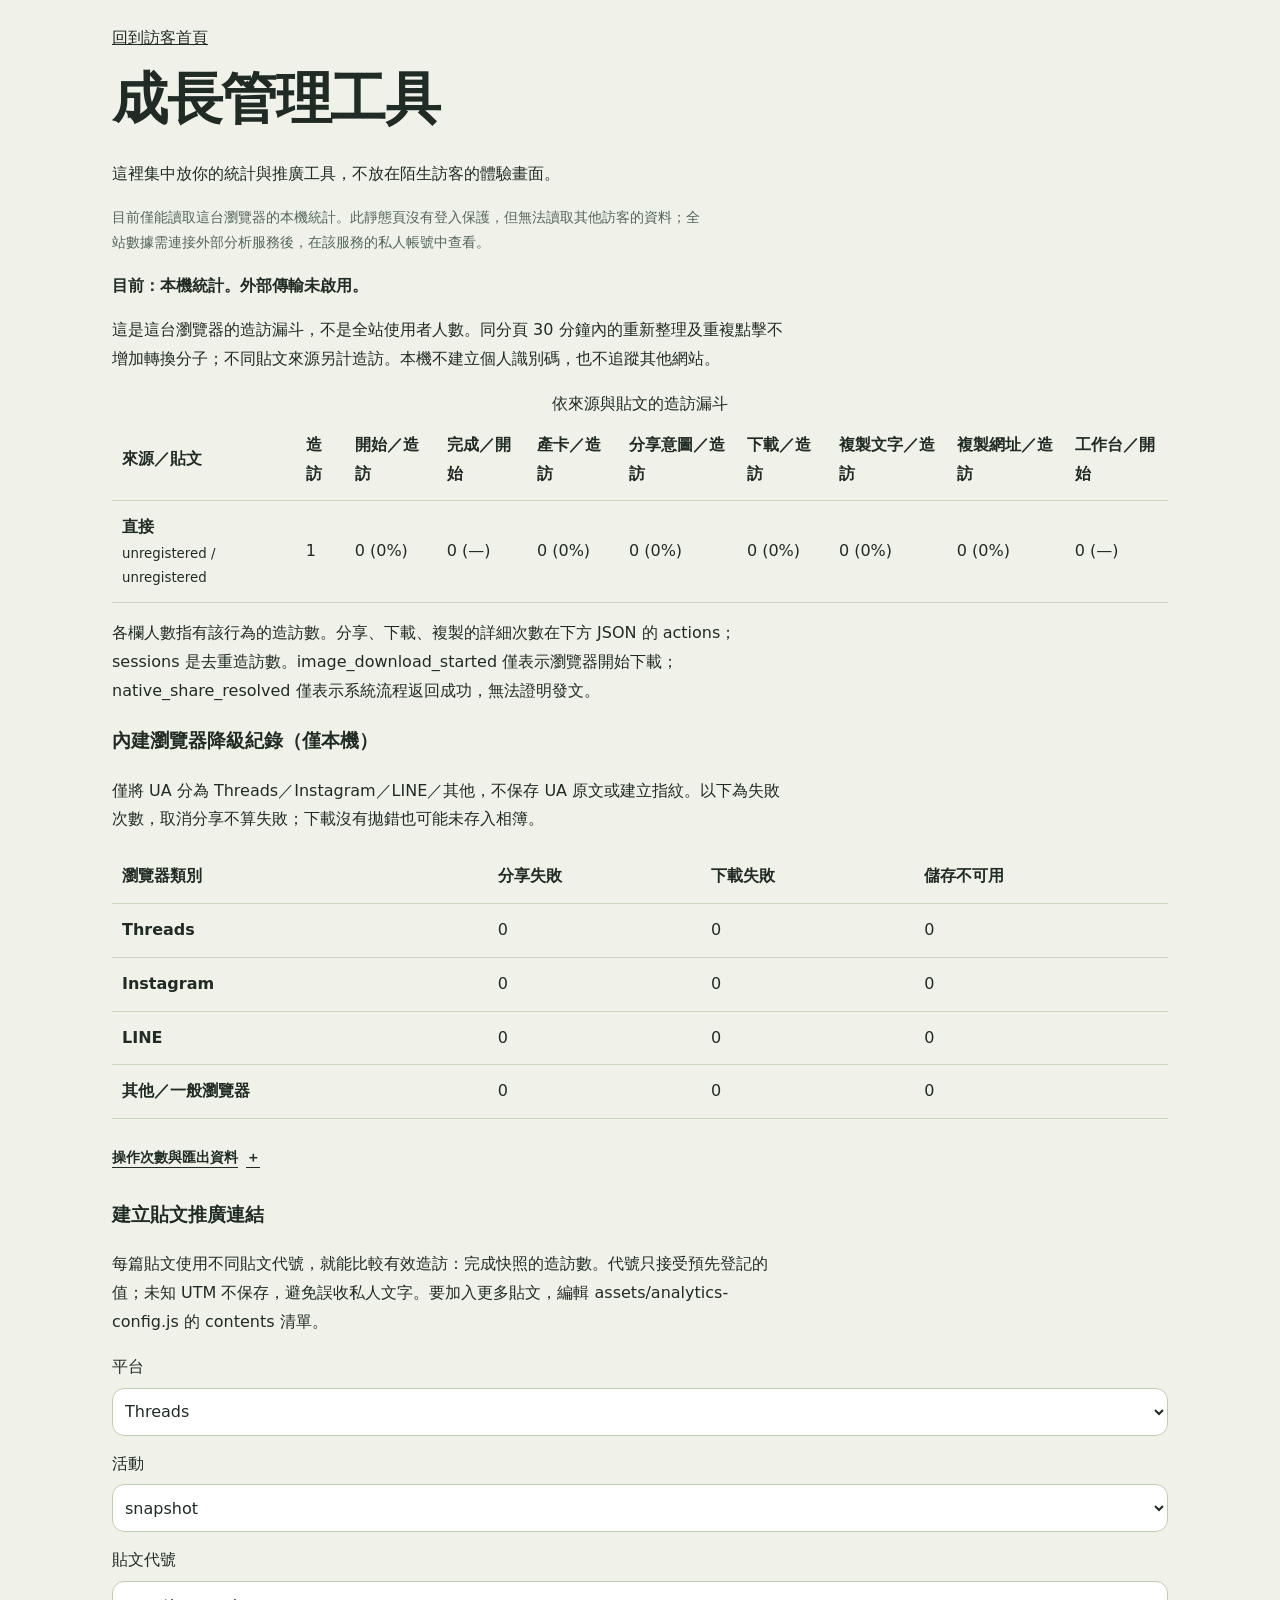
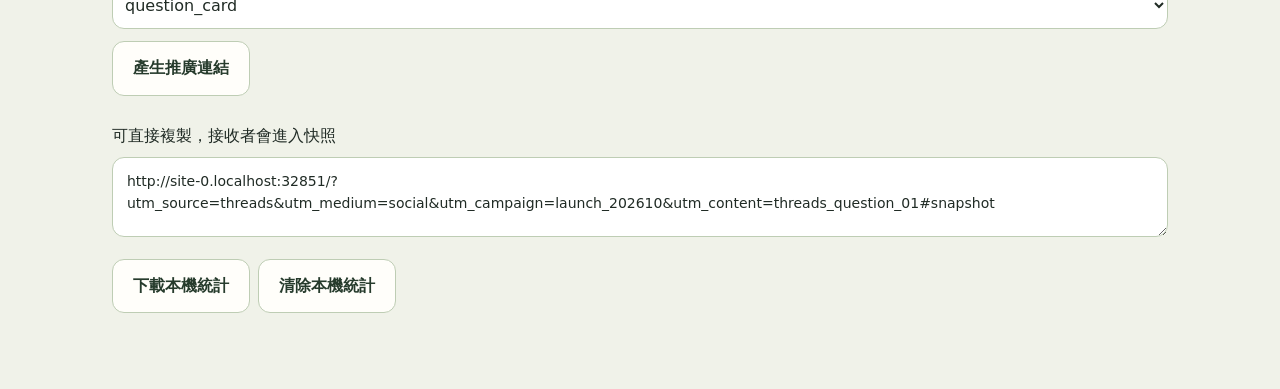
<file: growth-tools.html>
<!doctype html>
<html lang="zh-Hant-TW" data-analytics-tools="true">
<head>
  <meta charset="utf-8">
  <meta name="viewport" content="width=device-width,initial-scale=1">
  <meta name="robots" content="noindex,nofollow">
  <title>One Day Reset｜成長管理工具</title>
  <link rel="stylesheet" href="assets/growth.css">
  <link rel="icon" type="image/svg+xml" href="assets/icon.svg">
  <style>body{margin:0;font-family:system-ui,"Microsoft JhengHei",sans-serif;line-height:1.8}*{box-sizing:border-box}button,textarea,select{font:inherit}button{cursor:pointer}:focus-visible{outline:3px solid #536b3d;outline-offset:3px}a{color:inherit}</style>
</head>
<body>
  <main id="growth"><div class="growth-shell"><a href="./">回到訪客首頁</a><h1>成長管理工具</h1><p>這裡集中放你的統計與推廣工具，不放在陌生訪客的體驗畫面。</p><p class="g-note">目前僅能讀取這台瀏覽器的本機統計。此靜態頁沒有登入保護，但無法讀取其他訪客的資料；全站數據需連接外部分析服務後，在該服務的私人帳號中查看。</p><section id="owner-panel" aria-label="來源統計與推廣連結"></section></div></main>
  <script src="assets/analytics-config.js"></script>
  <script src="assets/analytics.js"></script>
  <script src="assets/analytics-panel.js"></script>
  <script>document.getElementById('owner-panel').innerHTML=window.resetAnalyticsPanel();</script>
</body>
</html>
</file>
<file: assets/growth.css>
#growth{--forest:#263b2c;--text:#202b25;--soft:#f0f2e9;--white:#fffefa;--accent:#e3fa9c;--muted:#53665a;--line:#becdb4;background:var(--soft);color:var(--text);min-height:100vh;min-height:100svh;font-size:16px}
[hidden]{display:none!important}
html{scroll-padding-bottom:96px}
#growth,.app{-webkit-tap-highlight-color:rgba(38,59,44,.12)}
.growth-shell{max-width:1120px;margin:auto;padding:24px 32px 48px}
.growth-nav{display:flex;align-items:center;justify-content:space-between;gap:16px;margin-bottom:48px}
.growth-logo{display:inline-flex;align-items:center;min-height:44px;font-size:18px;font-weight:750;letter-spacing:-.5px;text-decoration:none}
.growth-logo span{display:inline-grid;place-items:center;border:2px solid var(--forest);width:28px;height:28px;border-radius:50%;margin-right:10px}
.g-invitation{color:#3c4c42;font-weight:600}
#growth textarea::placeholder,#growth input::placeholder{color:var(--muted)}
#growth .g-note a{display:inline-flex;align-items:center;min-height:44px}
#growth input[type=text],#growth input[type=datetime-local]{width:100%;max-width:100%;min-height:48px;font-size:16px;padding:10px 12px;border:1px solid var(--line);background:white;border-radius:12px;color:var(--text)}
#growth select{font:inherit;min-height:48px;padding:8px;border-radius:12px;border:1px solid var(--line);width:100%;background:white;color:var(--text)}
#growth select:focus-visible,#growth summary:focus-visible{outline:3px solid #e39e64;outline-offset:3px}
.g-storage-warning{padding:12px;border:1px solid #d4c8bd;border-radius:12px;font-size:14px;color:#69321f}
#reset-fallback{width:min(640px,calc(100% - 32px));max-height:90svh;overflow:auto;overscroll-behavior:contain;border:1px solid #becdb4;border-radius:16px;padding:24px;background:#fffefa;color:#202b25;font:16px/1.8 system-ui,"Microsoft JhengHei",sans-serif}
#reset-fallback::backdrop{background:rgba(20,40,28,.65)}#reset-fallback h2{font-size:23px}#reset-fallback img{width:100%;height:auto;display:block}#reset-fallback textarea{width:100%;min-height:180px;font-size:16px}#reset-fallback button{min-height:48px;padding:12px 20px;border-radius:10px;margin-top:16px}

/* 按鈕：一個畫面只有一顆實心主要按鈕，其餘是外框或文字。 */
#growth button{border:0;font-weight:650;min-height:48px;border-radius:12px;padding:12px 20px;font-size:16px;touch-action:manipulation;transition:transform .12s ease,background-color .12s ease}
#growth button:active{transform:scale(.98)}
#growth .g-primary{background:var(--forest);color:white}
#growth .g-primary:hover{background:#34503c}
#growth .g-secondary{background:var(--white);color:var(--forest);border:1px solid var(--line)}
#growth .g-secondary:hover,#growth .g-chip:hover{background:#f5f8ee}
#growth .g-link{background:transparent;color:var(--forest);padding:8px 0;text-decoration:underline;text-underline-offset:5px}
#growth .g-chip{background:var(--white);color:var(--forest);border:1px solid var(--line);border-radius:999px;min-height:44px;padding:8px 16px;font-size:15px;font-weight:600}
#growth .g-chip[aria-pressed=true],#growth .g-chip[aria-pressed=true]:hover{background:var(--forest);border-color:var(--forest);color:white}
#growth .g-chip[aria-pressed=true]::before{content:'✓ '}
.g-chips{display:flex;flex-wrap:wrap;gap:8px}
.g-line{display:inline-flex;align-items:center;justify-content:center;min-height:48px;border-radius:12px;padding:12px 20px;text-decoration:none;font-weight:650}
.g-actions{display:flex;gap:12px;flex-wrap:wrap;align-items:center;margin:24px 0}

/* 首頁 */
.g-hero{display:grid;grid-template-columns:1.1fr 1fr;align-items:center;gap:64px}
#growth h1{font-family:"Microsoft JhengHei",sans-serif;font-weight:800;font-size:clamp(32px,4.4vw,56px);line-height:1.35;letter-spacing:-1.5px;margin:8px 0 24px;text-wrap:balance}
#growth h1:focus,#growth h2:focus{outline:none}
#growth p{max-width:42em;text-wrap:pretty}
.g-intro{font-size:18px;line-height:1.9;margin-bottom:24px}
.g-note{font-size:14px;line-height:1.8;color:var(--muted)}
.g-sample{background:var(--forest);color:white;padding:32px;border-radius:4px 28px 4px 4px;position:relative;box-shadow:12px 14px 0 #d7e2ca}
.g-sample:before{content:'';position:absolute;top:0;right:0;width:32px;height:32px;background:#d7e2ca;border-radius:0 0 0 28px}
.g-sample small{font-size:14px;color:var(--accent)}
.g-sample strong{font-size:14px;font-weight:650;color:#c9d6c4}
.g-mini{list-style:none;padding:0;margin:24px 0}
.g-mini li{font-size:18px;font-weight:650;line-height:1.6;margin-bottom:16px}
.g-mini span{display:block;font-size:13px;font-weight:500;color:var(--accent)}
.g-footer{border-top:1px solid #cbd6c1;margin-top:48px;padding-top:24px;display:flex;justify-content:space-between;gap:8px 24px;flex-wrap:wrap;align-items:center;font-size:14px}

/* 題目：一題一屏，下一步固定在畫面底部。 */
.g-flow{max-width:640px;margin:auto}
.g-shell-flow{display:flex;flex-direction:column;min-height:100vh;min-height:100svh;padding-bottom:0}
.g-question{flex:1;display:flex;flex-direction:column;width:100%}
.g-steps{list-style:none;display:flex;gap:8px;padding:0;margin:0 0 12px}
.g-steps li{flex:1;font-size:13px;line-height:1.4;color:var(--muted)}
.g-steps li::before{content:'';display:block;height:4px;border-radius:2px;background:#cbd6c1;margin-bottom:8px;transition:background-color .2s ease}
.g-steps [aria-current]{color:var(--text);font-weight:700}
.g-steps [aria-current]::before{background:#93a98f}
.g-steps .done::before,.g-steps .filled::before{background:var(--forest)}
.g-echo{background:#e2ead8;border-radius:12px;padding:8px 12px;margin:0 0 12px;font-size:14px;line-height:1.6;display:-webkit-box;-webkit-line-clamp:2;-webkit-box-orient:vertical;overflow:hidden;animation:g-rise .28s ease-out both}
.g-echo span{color:var(--muted);font-size:13px;margin-right:8px}
#growth h2{font-size:clamp(24px,3vw,32px);line-height:1.4;letter-spacing:-.4px;margin:0 0 8px;text-wrap:balance}
.g-hint{font-size:15px;line-height:1.7;color:#3c4c42;margin:0 0 12px}
.g-tags{border:0;padding:0;margin:0 0 12px;min-width:0}
.g-tags legend{font-size:13px;color:var(--muted);padding:0;margin-bottom:8px}
.g-question>label{font-size:14px;font-weight:650;margin:0 0 4px}
#growth textarea{width:100%;resize:vertical;min-height:96px;border:1px solid var(--line);background:white;border-radius:12px;padding:12px 14px;color:var(--text);font-size:16px;line-height:1.6}
.g-saved{min-height:22px;font-size:13px;line-height:1.6;color:var(--muted);margin:4px 0 0}
.g-warning{color:#8b301d}
.g-bar{position:sticky;bottom:0;margin-top:auto;display:flex;gap:12px;padding:12px 0 calc(12px + env(safe-area-inset-bottom,0px));background:linear-gradient(to top,var(--soft) 82%,rgba(240,242,233,0))}
.g-bar .g-primary{flex:1}

/* 結果頁：一張跟著輸入長出來的卡。 */
.g-eyebrow{font-size:14px;font-weight:650;color:var(--muted);margin:0}
#growth .g-result h1{font-size:clamp(28px,4vw,44px);margin:4px 0 12px}
.g-card-live{background:var(--forest);color:#f5f8ef;border-radius:4px 28px 4px 4px;padding:24px;box-shadow:8px 8px 0 #d7e2ca;margin:0 8px 24px 0}
.g-summary{list-style:none;margin:0;padding:0}
.g-node{position:relative;margin-left:6px;padding:0 0 16px 24px;border-left:2px solid #4c6650;animation:g-rise .32s ease-out both}
.g-node:nth-child(2){animation-delay:.12s}.g-node:nth-child(3){animation-delay:.24s}
.g-node:last-child{border-left-color:transparent;padding-bottom:0}
.g-node::before{content:'';position:absolute;left:-7px;top:4px;width:12px;height:12px;border-radius:50%;background:var(--accent)}
#growth .g-node h2{font-size:13px;font-weight:650;letter-spacing:.04em;line-height:1.5;color:var(--accent);margin:0 0 4px}
.g-words{font-size:17px;line-height:1.7;margin:0;white-space:pre-wrap;overflow-wrap:anywhere}
.g-node-step .g-words{font-size:22px;font-weight:700;line-height:1.5}
.g-node-tags{display:flex;flex-wrap:wrap;gap:8px;margin:4px 0 8px}
.g-node-tags span{border:1px solid #7d977f;border-radius:999px;padding:2px 12px;font-size:13px}
.g-node .g-blank{font-size:16px;font-weight:400;color:#c9d6c4}
#growth .g-card-live .g-link{color:var(--accent);margin-left:8px}
.g-when-badge{display:inline-block;margin:8px 0 0;padding:4px 12px;border-radius:8px;background:var(--accent);color:var(--forest);font-size:14px;font-weight:650}
.g-sign{border-top:1px solid #4c6650;margin:24px 0 0;padding-top:16px;font-size:18px;font-weight:700;overflow-wrap:anywhere}
.g-next{margin:0 0 16px}.g-add{margin:0 0 32px}
#growth .g-next h2,#growth .g-add h2{font-size:18px;margin:0 0 8px}
.g-next .g-actions{margin:12px 0 4px}
.g-next .g-note{margin:0}
.g-next .g-primary{flex:1}
.g-next label{display:block;font-size:14px;font-weight:650;margin:16px 0 4px}
.g-add .g-note{margin:-8px 0 12px}
.g-fill{display:flex;flex-wrap:wrap;align-items:center;gap:8px;font-size:17px;font-weight:650}
#growth .g-fill input{flex:1;width:auto;min-width:0}
.g-fill .voice-row{order:1;flex-basis:100%;margin:0}
.g-invite{background:#e2ead8;border-radius:16px;padding:24px;margin:0 0 32px;animation:g-rise .32s ease-out .36s both}
#growth .g-invite h2{font-size:20px;margin:4px 0 8px}
.g-invite p{font-size:15px;line-height:1.7;margin:0 0 8px}
.g-invite .g-eyebrow{font-size:13px;margin:0}
.g-invite strong{font-size:18px}
#growth .g-invite button{width:100%;margin-top:12px}
.g-float{position:fixed;z-index:2;top:calc(8px + env(safe-area-inset-top,0px));left:12px;right:12px;max-width:480px;margin:0 auto;display:flex;align-items:center;gap:8px;background:var(--forest);color:#f5f8ef;border-radius:16px;padding:12px 4px 12px 16px;box-shadow:0 12px 32px rgba(26,42,31,.28);opacity:0;transform:translateY(-16px);transition:opacity .7s ease-out,transform .7s ease-out}
.g-float.is-in{opacity:1;transform:none}
.g-float-text{flex:1;min-width:0}
.g-float p{font-size:13px;line-height:1.5;margin:0}
.g-float .g-float-title{font-size:15px;font-weight:700}
#growth .g-float-go{flex:none;min-height:44px;padding:8px 14px;font-size:15px;background:var(--accent);color:var(--forest)}
#growth .g-float-go:hover{background:#d5ee86}
#growth .g-float-close{flex:none;width:44px;min-height:44px;padding:0;background:transparent;color:#f5f8ef;font-size:22px;font-weight:400;line-height:1}
#growth .g-float-close:hover{background:rgba(255,255,255,.12)}
#growth details{margin-top:16px;font-size:14px}
#growth summary{cursor:pointer;min-height:44px;display:flex;align-items:center;gap:8px;font-weight:650;list-style:none;text-decoration:underline;text-underline-offset:5px}
#growth summary::-webkit-details-marker{display:none}
#growth summary::after{content:'＋';text-decoration:none}
#growth details[open]>summary::after{content:'－'}
#growth pre{white-space:pre-wrap;overflow-wrap:anywhere;font-size:14px}
.g-more label{display:block;font-size:14px;font-weight:650;margin:16px 0 4px}
.g-status{position:sticky;bottom:12px;z-index:1;background:var(--forest);color:white;border-radius:12px;padding:12px 16px;margin:16px 0;font-size:14px;font-weight:600;line-height:1.6;box-shadow:0 6px 18px rgba(26,42,31,.18)}
.g-status:empty{display:none}
.g-status.g-warning{background:#8b301d;color:white}

/* 分享卡 */
.g-share{display:grid;grid-template-columns:1fr 1fr;gap:32px;align-items:start}
.g-share canvas{width:100%;height:auto;border-radius:4px;box-shadow:8px 8px 0 #d7e2ca}
.g-share fieldset{border:0;padding:0;margin:0 0 16px}
.g-share legend{font-size:16px;font-weight:700;margin-bottom:8px;padding:0}
.g-share fieldset label{display:flex;align-items:center;min-height:44px}
.g-share label{display:block;font-weight:650;margin:16px 0 4px}
.g-share fieldset label{font-weight:400;margin:0}
.g-share input[type=radio]{accent-color:var(--forest);width:20px;height:20px;margin:0 12px 0 0;flex:none}
.g-share textarea{min-height:110px!important}
#growth .g-share h1{font-size:32px}
.g-copy{width:100%;min-height:95px!important}
.g-workbench-home{font:inherit;color:#263b2c;background:transparent;border:0;text-decoration:underline;text-underline-offset:5px;padding:8px 0;min-height:44px;cursor:pointer;margin-bottom:8px}
@media(max-height:720px){.g-phrases .g-chips{flex-wrap:nowrap;overflow-x:auto;margin:0 -20px;padding:0 20px 4px;scrollbar-width:none}.g-phrases .g-chips::-webkit-scrollbar{display:none}.g-phrases .g-chip{flex:none}.g-shell-flow .g-storage-warning{margin:0 0 8px;padding:8px 12px;font-size:13px}#growth .g-question textarea{min-height:72px}}
@keyframes g-rise{from{opacity:0;transform:translateY(8px)}to{opacity:1;transform:none}}
@media(prefers-reduced-motion:reduce){#growth *,#growth *::before,#growth *::after{animation:none!important;transition:none!important}}

/* 站長統計頁 */
.g-table-scroll{max-width:100%;overflow-x:auto}.g-analytics table{width:100%;border-collapse:collapse;min-width:660px;text-align:left}.g-analytics th,.g-analytics td{padding:12px 10px;border-bottom:1px solid #cbd6c1}.g-analytics th small{display:block;font-weight:400}.g-analytics label{display:block;margin:14px 0 6px}.g-analytics select{min-height:48px;max-width:100%;font:inherit;color:#202b25;padding:8px;border:1px solid #becdb4;border-radius:8px;background:white}.g-analytics textarea{min-height:80px!important;font-size:14px!important}.g-analytics button{margin:12px 8px 12px 0}

/* 完整版：小字要讀得到，次要文字要有對比。 */
.app{--muted:#53665a}.app small,.app .caption,.app .side-label,.app .top-left,.app .save-pill,.app .nav-text,.app .nav-index,.app .plan-sub,.app .tag,.app .footer-msg,.app .aside-note,.app .side-source{font-size:14px!important}
.app .missing,.app .question-index p,.app .lead{color:#526354}
.app .eyebrow,.app .qid,.app .helper-text,.app .page-mini,.app .input-label,.app .think,.app .section-label,.app .overview-card .num,.app .overview-card p,.app .counter span,.app .index-btn:not(.active){color:#526354}
.app .nav-text small{opacity:1}.app textarea::placeholder,.app input::placeholder{color:#586e5c}
.app .eyebrow,.app .qid,.app .helper-text,.app .page-mini,.app .input-label,.app .think,.app .section-label,.app .overview-card p,.app .overview-card .num,.app .counter span,.app .btn-sm,.app .sidebar-desc,.app .index-btn{font-size:14px}
.app textarea,.app input[type=text],.app input[type=time],.app input[type=date]{font-size:16px!important;min-height:44px}.app .index-btn{min-height:44px;height:44px}.app .btn-sm,.app .nav-button,.app .checkbox-line{min-height:44px}.app .plan-card a,.app .footer-msg a{display:inline-flex;align-items:center;min-height:44px}.app .w-stop-note{color:#53665a;font-size:15px}.app .question-index{box-shadow:none}.w-day-pager{display:none}.app .footer-msg,.app .helper-text,.app .think,.app .aside-note,.app .plan-card .missing{color:#53665a}
.app .time-input{width:155px;max-width:100%}.app .time-card-top{flex-wrap:wrap}
.w-brought{background:#e2ead8;border-radius:12px;padding:12px 16px;margin:0 0 16px;font-size:15px;line-height:1.7;color:#202b25;animation:g-rise .28s ease-out both}
@media(prefers-reduced-motion:reduce){.w-brought{animation:none}}
@media(max-width:770px){.app .question-index{order:2}.app .time-card:not(.w-day-active){display:none}.w-day-pager{display:flex;gap:12px;flex-wrap:wrap;margin:24px 0}.w-day-pager p{width:100%}.app .question-card{min-height:0}.app .question-tools{flex-wrap:wrap}}
@media(max-width:770px){.app .main{padding-top:12px}.app .topbar{margin-bottom:12px}.app .top-left{display:none}.app .page-heading{margin-bottom:14px}.app .page-heading h1{font-size:30px;line-height:1.3}.app .page-heading .lead,.app .page-heading .counter{display:none}.app .meter{margin-bottom:16px}.app .page-heading:has(+.meter) h1{display:none}.app .page-heading:has(+.meter){margin-bottom:8px}.app .page-heading:has(+.meter) .eyebrow{margin-bottom:0}.app .schedule-toolbar{padding:12px;margin-bottom:16px}}
@media print{#reset-fallback{display:none!important}.w-print-grid{display:grid;grid-template-columns:1fr 1fr;gap:12pt}.w-print-grid section{border:1px solid #bbb;padding:8pt}.w-print-grid h2{font-size:13pt!important;margin-top:0!important}.w-print-grid p{font-size:10pt}}
@media(max-width:770px){.growth-shell{padding:16px 20px 32px}.growth-nav{margin-bottom:16px}.g-shell-flow .growth-nav{margin-bottom:8px}.growth-logo{font-size:16px}.g-hero{grid-template-columns:1fr;gap:24px}#growth h1{margin-top:4px}.g-sample{max-width:440px;padding:24px}.g-mini{margin:16px 0}.g-mini li{font-size:17px;margin-bottom:12px}.g-footer{margin-top:32px}.g-share{grid-template-columns:1fr}.g-share canvas{max-width:360px;display:block;margin:auto}.g-actions .g-primary{flex-grow:1}.g-invite-actions>*{width:100%}.g-card-live{padding:20px}.app .topbar{flex-wrap:wrap;gap:8px}.app .top-left{font-size:12px!important}}
.voice-row{display:flex;flex-wrap:wrap;align-items:center;gap:8px 12px;margin:8px 0 4px}
.voice-row .voice-btn,#growth .voice-row .voice-btn{display:inline-flex;align-items:center;gap:8px;min-height:44px;padding:8px 16px;border:1px solid #becdb4;border-radius:999px;background:#fff;color:#2a3b2f;font-size:15px;font-weight:650;cursor:pointer}
.voice-row .voice-btn.is-listening,#growth .voice-row .voice-btn.is-listening{background:#b3402f;border-color:#b3402f;color:#fff}
.voice-status{flex:1 1 200px;font-size:14px;line-height:1.6;color:#4b5f51}
@media print{#growth,.g-workbench-home,.voice-row{display:none!important}}
</file>
